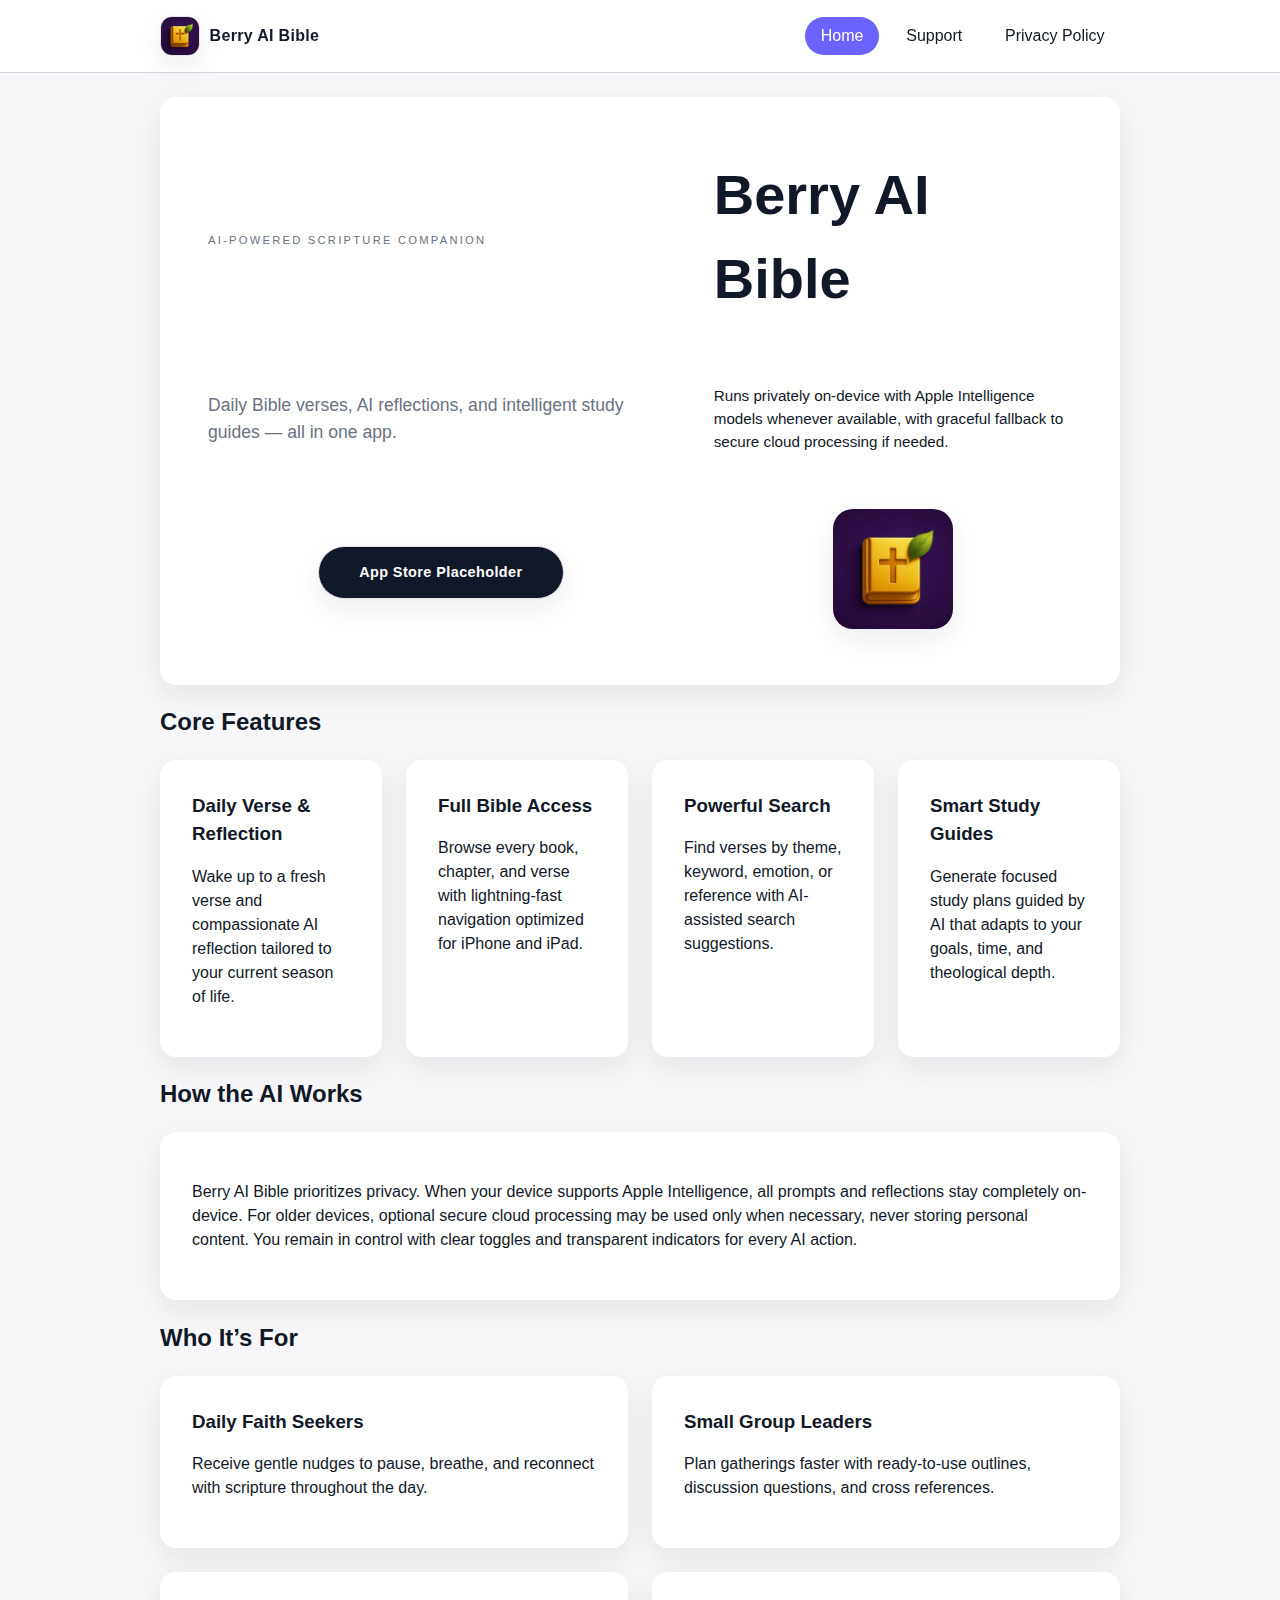
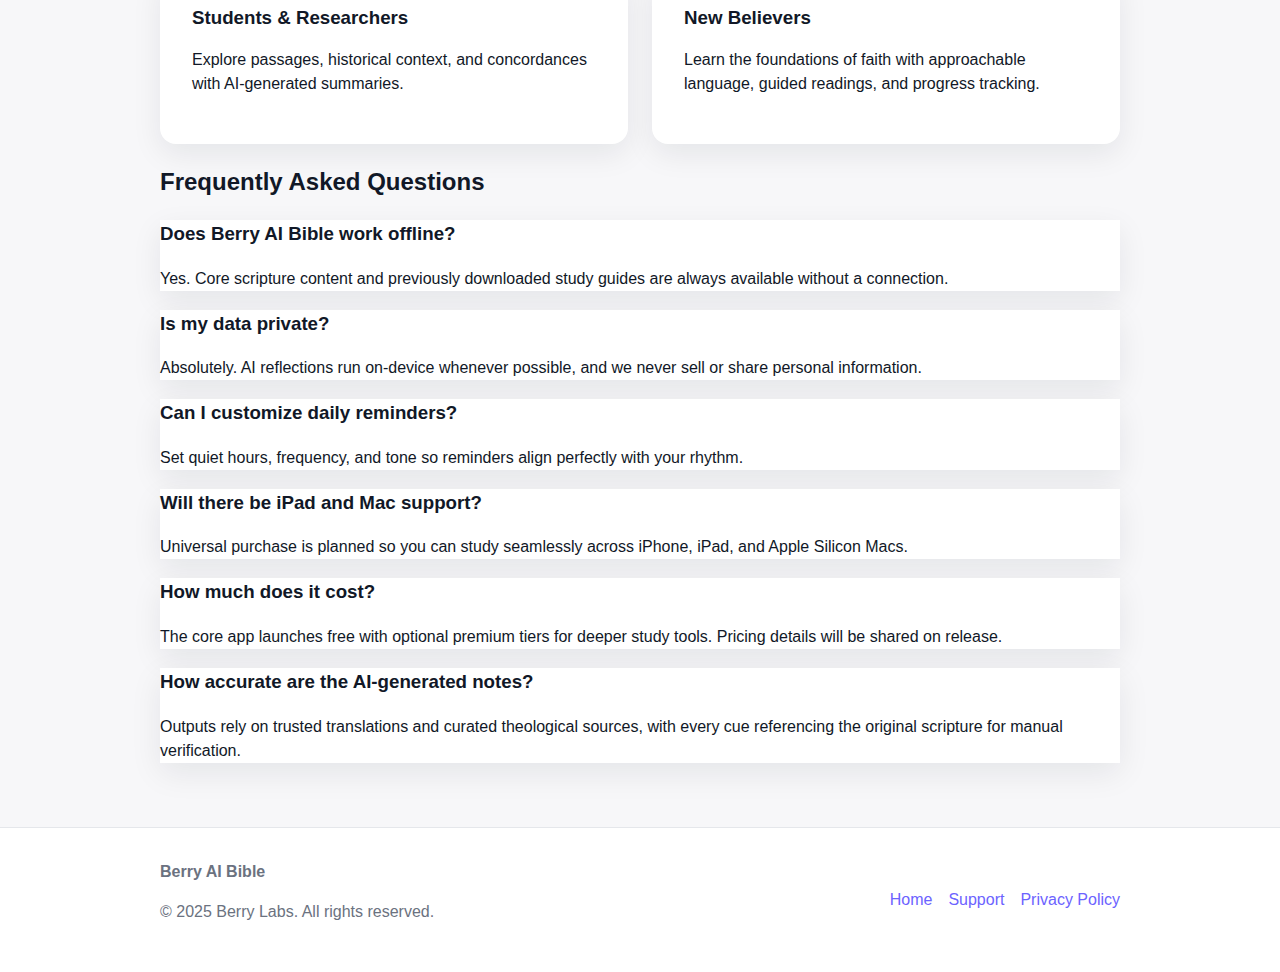
<file: index.html>
<!DOCTYPE html>
<html lang="en">
<head>
    <meta charset="UTF-8">
    <meta name="viewport" content="width=device-width, initial-scale=1.0">
    <title>Berry AI Bible – AI-powered daily scripture and study</title>
    <link rel="stylesheet" href="assets/css/styles.css">
</head>
<body>
    <header class="site-header">
        <div class="container nav-wrapper">
            <div class="brand">
                <img src="assets/img/app-icon.png" 
                     alt="Berry AI Bible icon"
                     class="brand-icon app-icon app-icon--dark">
            
                <img src="assets/img/app-icon-light.png" 
                     alt="Berry AI Bible icon (dark mode)"
                     class="brand-icon app-icon app-icon--light">
            
                <span>Berry AI Bible</span>
            </div>
            <nav class="site-nav">
                <a href="index.html" class="active">Home</a>
                <a href="support.html">Support</a>
                <a href="privacy.html">Privacy Policy</a>
            </nav>
        </div>
    </header>

    <main>
        <section class="hero container">
            <p class="eyebrow">AI-powered scripture companion</p>
            <h1>Berry AI Bible</h1>
            <p class="tagline">Daily Bible verses, AI reflections, and intelligent study guides — all in one app.</p>
            <p class="note">Runs privately on-device with Apple Intelligence models whenever available, with graceful fallback to secure cloud processing if needed.</p>
            <div class="hero-actions">
                <a href="#" class="app-store-badge" aria-label="Download on the App Store (coming soon)">App Store Placeholder</a>
            </div>
            <div class="hero-image">
                <img src="assets/img/app-icon.png"
                     alt="Berry AI Bible app icon"
                     class="hero-app-icon app-icon--dark">
            
                <img src="assets/img/app-icon-light.png"
                     alt="Berry AI Bible app icon (dark mode)"
                     class="hero-app-icon app-icon--light">
            </div>
        </section>

        <section class="features container">
            <h2>Core Features</h2>
            <div class="grid">
                <article class="card">
                    <h3>Daily Verse & Reflection</h3>
                    <p>Wake up to a fresh verse and compassionate AI reflection tailored to your current season of life.</p>
                </article>
                <article class="card">
                    <h3>Full Bible Access</h3>
                    <p>Browse every book, chapter, and verse with lightning-fast navigation optimized for iPhone and iPad.</p>
                </article>
                <article class="card">
                    <h3>Powerful Search</h3>
                    <p>Find verses by theme, keyword, emotion, or reference with AI-assisted search suggestions.</p>
                </article>
                <article class="card">
                    <h3>Smart Study Guides</h3>
                    <p>Generate focused study plans guided by AI that adapts to your goals, time, and theological depth.</p>
                </article>
            </div>
        </section>

        <section class="how-it-works container">
            <h2>How the AI Works</h2>
            <div class="card">
                <p>Berry AI Bible prioritizes privacy. When your device supports Apple Intelligence, all prompts and reflections stay completely on-device. For older devices, optional secure cloud processing may be used only when necessary, never storing personal content. You remain in control with clear toggles and transparent indicators for every AI action.</p>
            </div>
        </section>

        <section class="audience container">
            <h2>Who It’s For</h2>
            <div class="grid two-col">
                <article class="card">
                    <h3>Daily Faith Seekers</h3>
                    <p>Receive gentle nudges to pause, breathe, and reconnect with scripture throughout the day.</p>
                </article>
                <article class="card">
                    <h3>Small Group Leaders</h3>
                    <p>Plan gatherings faster with ready-to-use outlines, discussion questions, and cross references.</p>
                </article>
                <article class="card">
                    <h3>Students & Researchers</h3>
                    <p>Explore passages, historical context, and concordances with AI-generated summaries.</p>
                </article>
                <article class="card">
                    <h3>New Believers</h3>
                    <p>Learn the foundations of faith with approachable language, guided readings, and progress tracking.</p>
                </article>
            </div>
        </section>

        <section class="faq container">
            <h2>Frequently Asked Questions</h2>
            <div class="accordion">
                <article class="faq-item">
                    <h3>Does Berry AI Bible work offline?</h3>
                    <p>Yes. Core scripture content and previously downloaded study guides are always available without a connection.</p>
                </article>
                <article class="faq-item">
                    <h3>Is my data private?</h3>
                    <p>Absolutely. AI reflections run on-device whenever possible, and we never sell or share personal information.</p>
                </article>
                <article class="faq-item">
                    <h3>Can I customize daily reminders?</h3>
                    <p>Set quiet hours, frequency, and tone so reminders align perfectly with your rhythm.</p>
                </article>
                <article class="faq-item">
                    <h3>Will there be iPad and Mac support?</h3>
                    <p>Universal purchase is planned so you can study seamlessly across iPhone, iPad, and Apple Silicon Macs.</p>
                </article>
                <article class="faq-item">
                    <h3>How much does it cost?</h3>
                    <p>The core app launches free with optional premium tiers for deeper study tools. Pricing details will be shared on release.</p>
                </article>
                <article class="faq-item">
                    <h3>How accurate are the AI-generated notes?</h3>
                    <p>Outputs rely on trusted translations and curated theological sources, with every cue referencing the original scripture for manual verification.</p>
                </article>
            </div>
        </section>
    </main>

    <footer class="site-footer">
        <div class="container footer-content">
            <div>
                <strong>Berry AI Bible</strong>
                <p>© <span id="year">2025</span> Berry Labs. All rights reserved.</p>
            </div>
            <div class="footer-links">
                <a href="index.html">Home</a>
                <a href="support.html">Support</a>
                <a href="privacy.html">Privacy Policy</a>
            </div>
        </div>
    </footer>
</body>
</html>
</file>
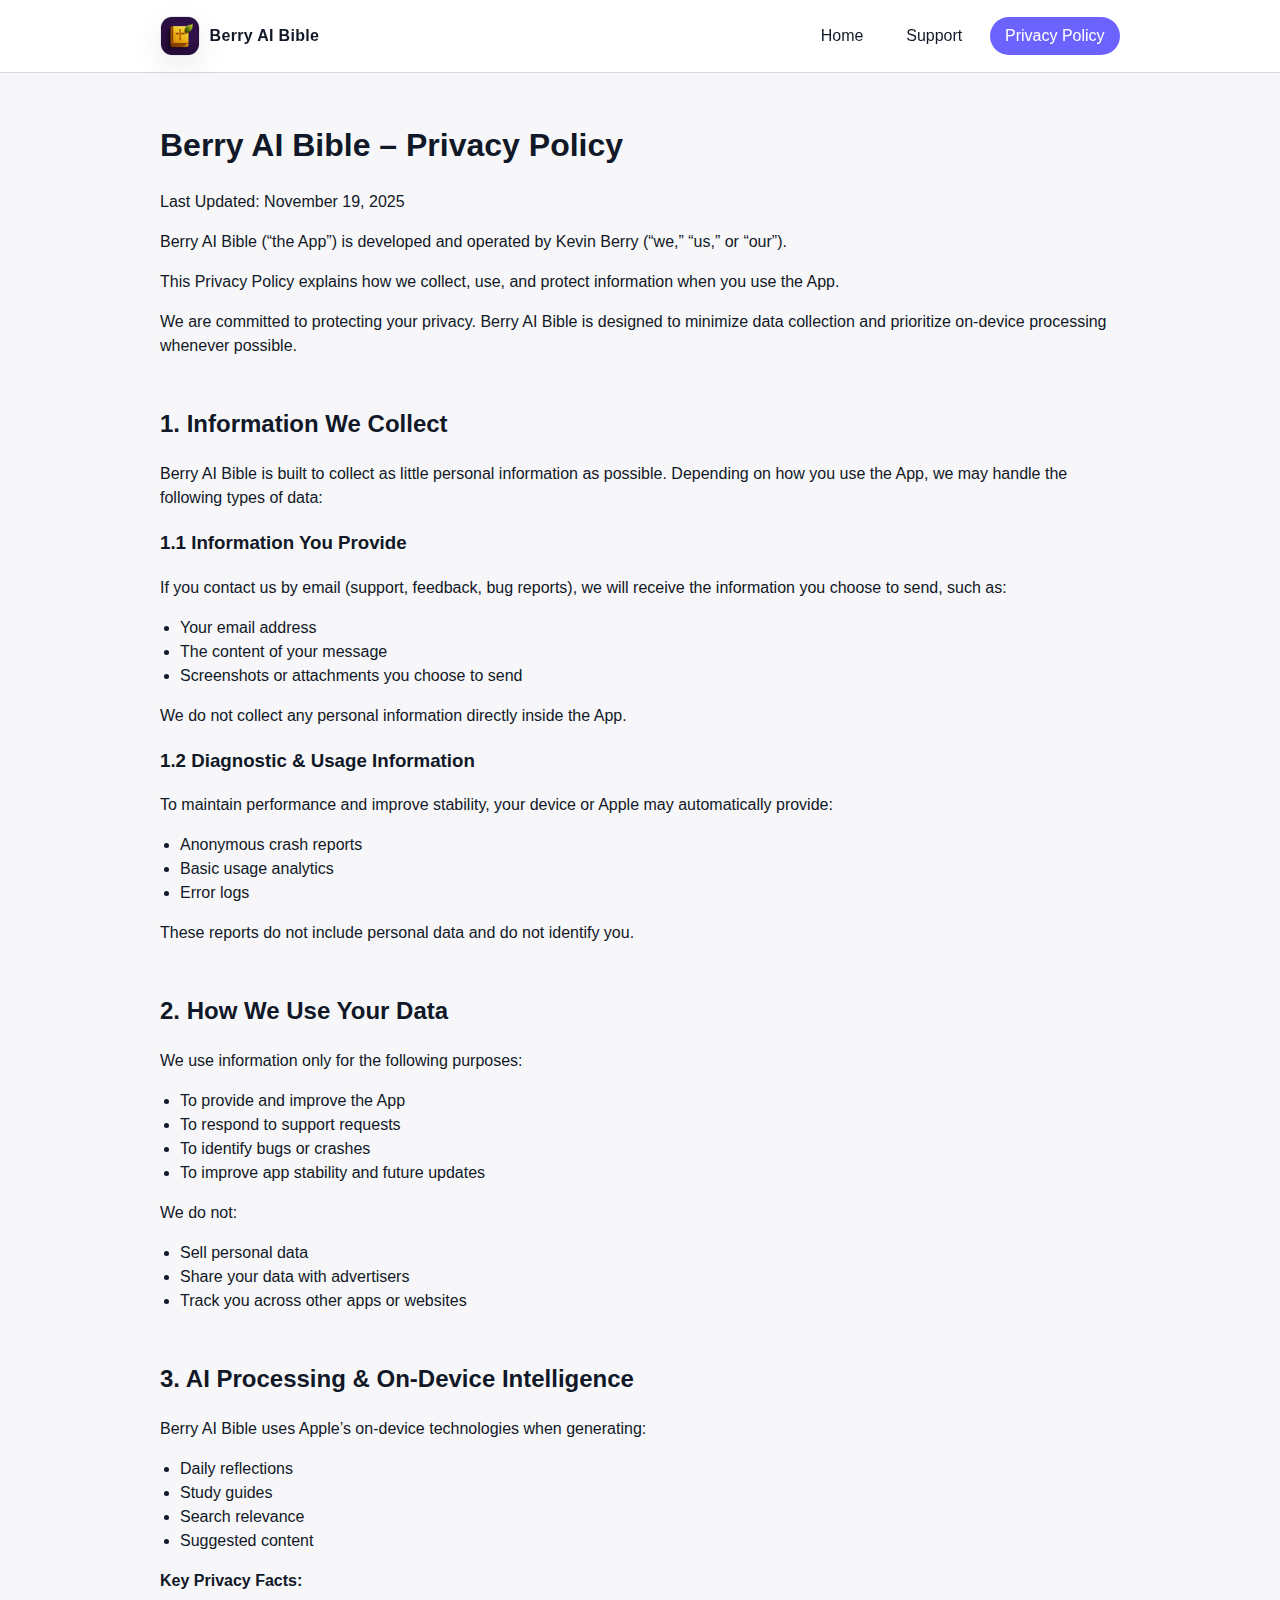
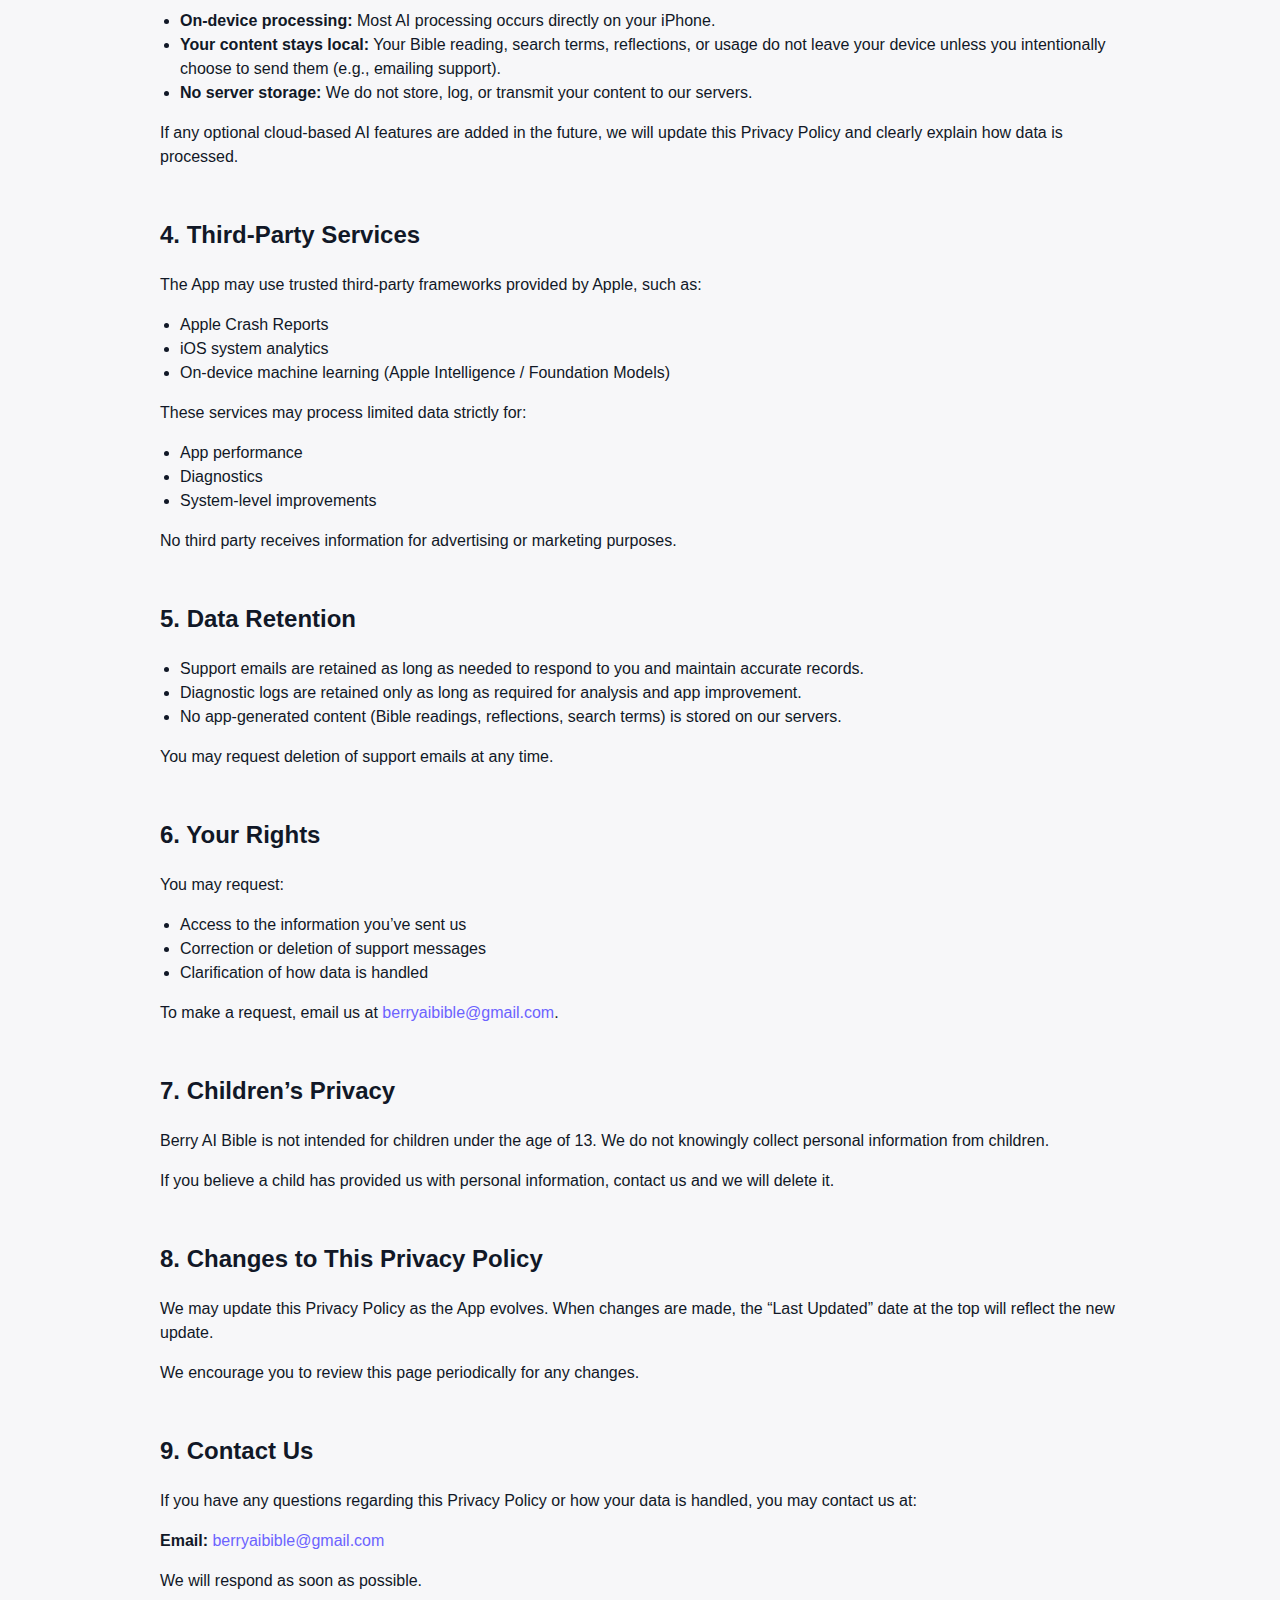
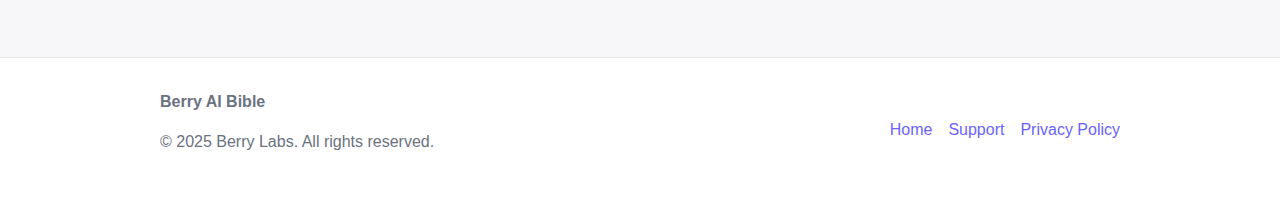
<file: privacy.html>
<!DOCTYPE html>
<html lang="en">
<head>
    <meta charset="UTF-8">
    <meta name="viewport" content="width=device-width, initial-scale=1.0">
    <title>Berry AI Bible Privacy Policy</title>
    <link rel="stylesheet" href="assets/css/styles.css">
</head>
<body>
    <header class="site-header">
        <div class="container nav-wrapper">
            <div class="brand">
                <img src="assets/img/app-icon.png" 
                     alt="Berry AI Bible icon"
                     class="brand-icon app-icon app-icon--dark">
            
                <img src="assets/img/app-icon-light.png" 
                     alt="Berry AI Bible icon (dark mode)"
                     class="brand-icon app-icon--light">
            
                <span>Berry AI Bible</span>
            </div>
            <nav class="site-nav">
                <a href="index.html">Home</a>
                <a href="support.html">Support</a>
                <a href="privacy.html" class="active">Privacy Policy</a>
            </nav>
        </div>
    </header>

    <main class="container page-content">
        <section>
            <h1>Berry AI Bible – Privacy Policy</h1>
            <p>Last Updated: November 19, 2025</p>
            <p>Berry AI Bible (“the App”) is developed and operated by Kevin Berry (“we,” “us,” or “our”).</p>
            <p>This Privacy Policy explains how we collect, use, and protect information when you use the App.</p>
            <p>We are committed to protecting your privacy. Berry AI Bible is designed to minimize data collection and prioritize on-device processing whenever possible.</p>
        </section>

        <section>
            <h2>1. Information We Collect</h2>
            <p>Berry AI Bible is built to collect as little personal information as possible. Depending on how you use the App, we may handle the following types of data:</p>

            <h3>1.1 Information You Provide</h3>
            <p>If you contact us by email (support, feedback, bug reports), we will receive the information you choose to send, such as:</p>
            <ul>
                <li>Your email address</li>
                <li>The content of your message</li>
                <li>Screenshots or attachments you choose to send</li>
            </ul>
            <p>We do not collect any personal information directly inside the App.</p>

            <h3>1.2 Diagnostic &amp; Usage Information</h3>
            <p>To maintain performance and improve stability, your device or Apple may automatically provide:</p>
            <ul>
                <li>Anonymous crash reports</li>
                <li>Basic usage analytics</li>
                <li>Error logs</li>
            </ul>
            <p>These reports do not include personal data and do not identify you.</p>
        </section>

        <section>
            <h2>2. How We Use Your Data</h2>
            <p>We use information only for the following purposes:</p>
            <ul>
                <li>To provide and improve the App</li>
                <li>To respond to support requests</li>
                <li>To identify bugs or crashes</li>
                <li>To improve app stability and future updates</li>
            </ul>
            <p>We do not:</p>
            <ul>
                <li>Sell personal data</li>
                <li>Share your data with advertisers</li>
                <li>Track you across other apps or websites</li>
            </ul>
        </section>

        <section>
            <h2>3. AI Processing &amp; On-Device Intelligence</h2>
            <p>Berry AI Bible uses Apple’s on-device technologies when generating:</p>
            <ul>
                <li>Daily reflections</li>
                <li>Study guides</li>
                <li>Search relevance</li>
                <li>Suggested content</li>
            </ul>
            <div>
                <p><strong>Key Privacy Facts:</strong></p>
                <ul>
                    <li><strong>On-device processing:</strong> Most AI processing occurs directly on your iPhone.</li>
                    <li><strong>Your content stays local:</strong> Your Bible reading, search terms, reflections, or usage do not leave your device unless you intentionally choose to send them (e.g., emailing support).</li>
                    <li><strong>No server storage:</strong> We do not store, log, or transmit your content to our servers.</li>
                </ul>
            </div>
            <p>If any optional cloud-based AI features are added in the future, we will update this Privacy Policy and clearly explain how data is processed.</p>
        </section>

        <section>
            <h2>4. Third-Party Services</h2>
            <p>The App may use trusted third-party frameworks provided by Apple, such as:</p>
            <ul>
                <li>Apple Crash Reports</li>
                <li>iOS system analytics</li>
                <li>On-device machine learning (Apple Intelligence / Foundation Models)</li>
            </ul>
            <p>These services may process limited data strictly for:</p>
            <ul>
                <li>App performance</li>
                <li>Diagnostics</li>
                <li>System-level improvements</li>
            </ul>
            <p>No third party receives information for advertising or marketing purposes.</p>
        </section>

        <section>
            <h2>5. Data Retention</h2>
            <ul>
                <li>Support emails are retained as long as needed to respond to you and maintain accurate records.</li>
                <li>Diagnostic logs are retained only as long as required for analysis and app improvement.</li>
                <li>No app-generated content (Bible readings, reflections, search terms) is stored on our servers.</li>
            </ul>
            <p>You may request deletion of support emails at any time.</p>
        </section>

        <section>
            <h2>6. Your Rights</h2>
            <p>You may request:</p>
            <ul>
                <li>Access to the information you’ve sent us</li>
                <li>Correction or deletion of support messages</li>
                <li>Clarification of how data is handled</li>
            </ul>
            <p>To make a request, email us at <a href="mailto:berryaibible@gmail.com">berryaibible@gmail.com</a>.</p>
        </section>

        <section>
            <h2>7. Children’s Privacy</h2>
            <p>Berry AI Bible is not intended for children under the age of 13. We do not knowingly collect personal information from children.</p>
            <p>If you believe a child has provided us with personal information, contact us and we will delete it.</p>
        </section>

        <section>
            <h2>8. Changes to This Privacy Policy</h2>
            <p>We may update this Privacy Policy as the App evolves. When changes are made, the “Last Updated” date at the top will reflect the new update.</p>
            <p>We encourage you to review this page periodically for any changes.</p>
        </section>

        <section>
            <h2>9. Contact Us</h2>
            <p>If you have any questions regarding this Privacy Policy or how your data is handled, you may contact us at:</p>
            <p><strong>Email:</strong> <a href="mailto:berryaibible@gmail.com">berryaibible@gmail.com</a></p>
            <p>We will respond as soon as possible.</p>
        </section>
    </main>

    <footer class="site-footer">
        <div class="container footer-content">
            <div>
                <strong>Berry AI Bible</strong>
                <p>© <span id="year">2025</span> Berry Labs. All rights reserved.</p>
            </div>
            <div class="footer-links">
                <a href="index.html">Home</a>
                <a href="support.html">Support</a>
                <a href="privacy.html">Privacy Policy</a>
            </div>
        </div>
    </footer>
</body>
</html>
</file>
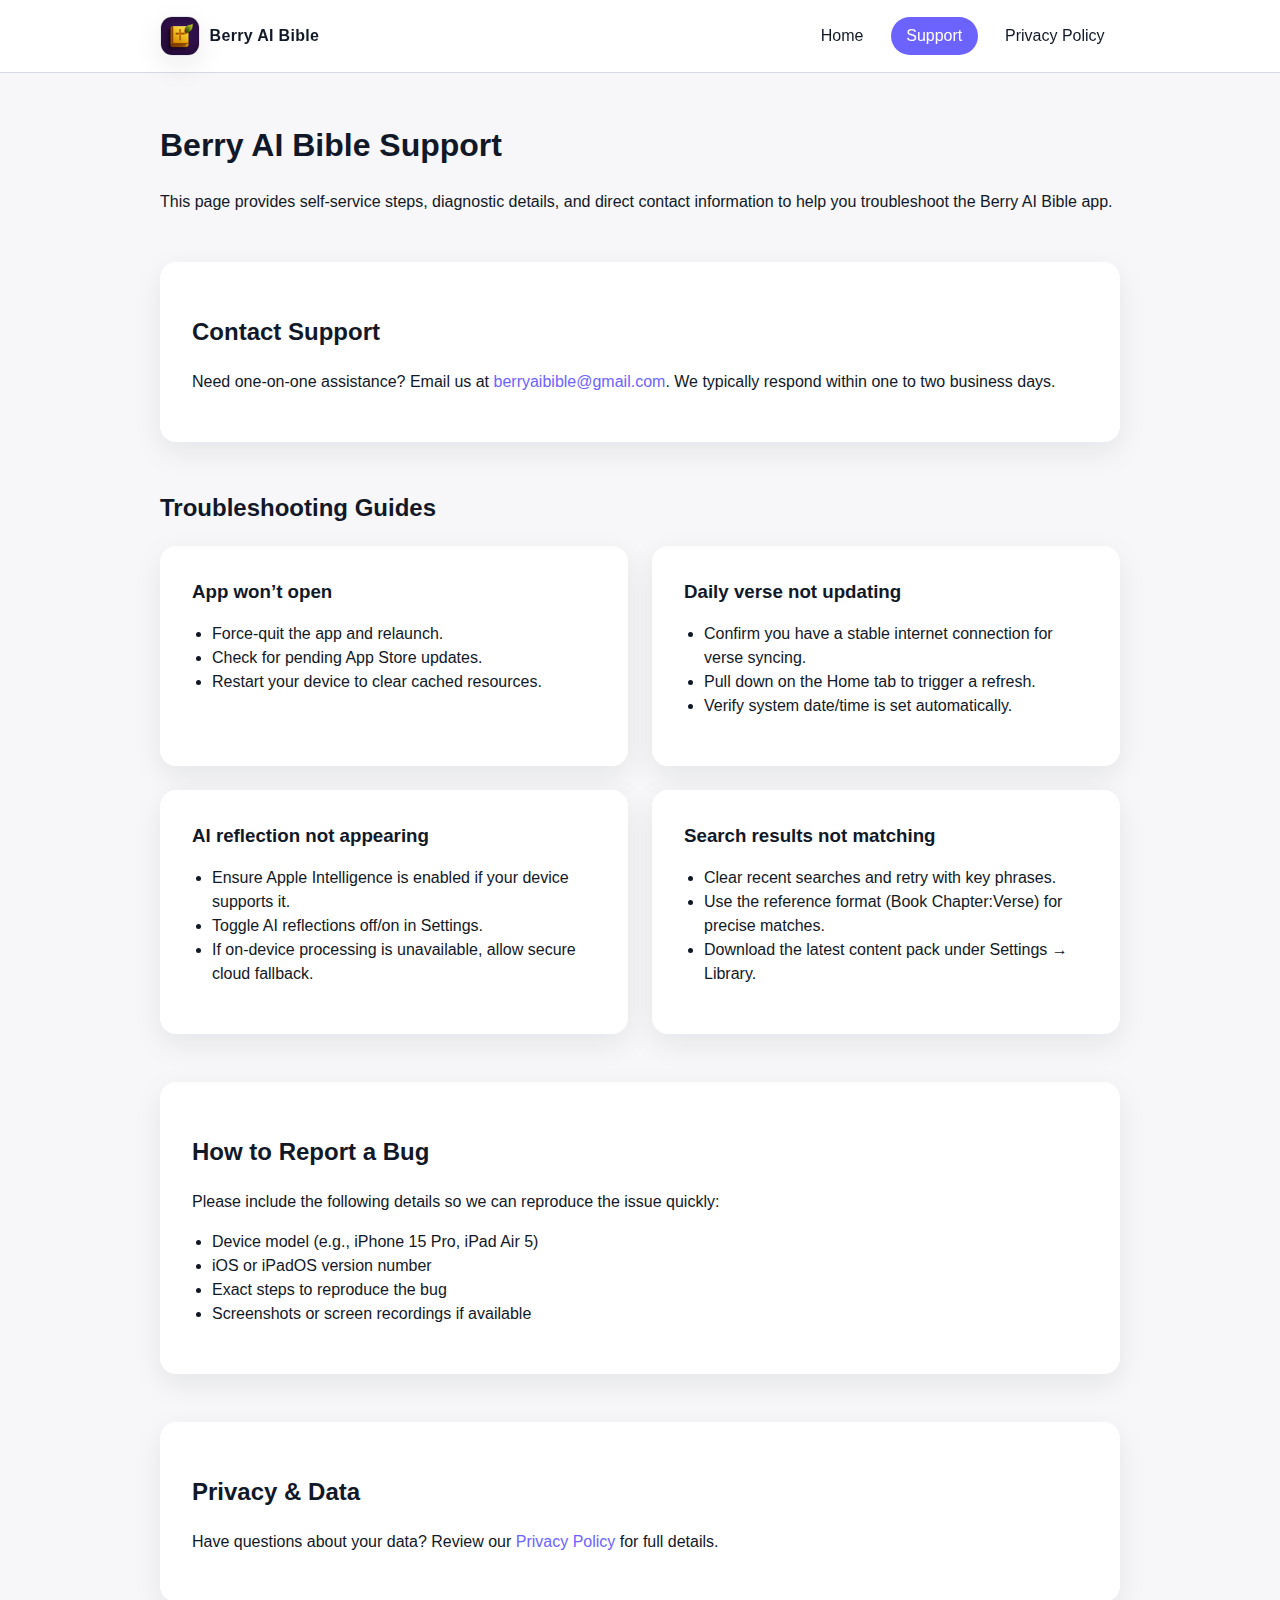
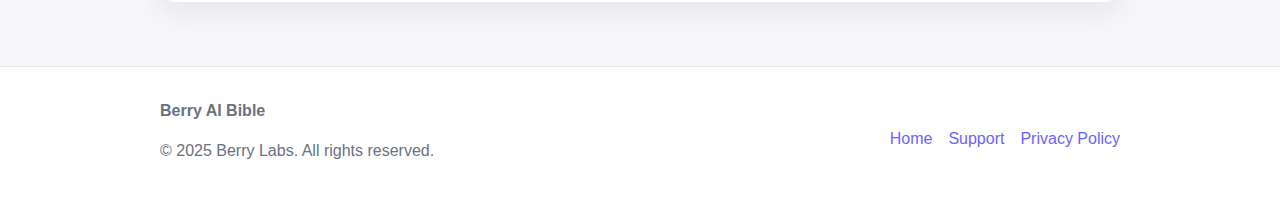
<file: support.html>
<!DOCTYPE html>
<html lang="en">
<head>
    <meta charset="UTF-8">
    <meta name="viewport" content="width=device-width, initial-scale=1.0">
    <title>Berry AI Bible Support</title>
    <link rel="stylesheet" href="assets/css/styles.css">
</head>
<body>
    <header class="site-header">
        <div class="container nav-wrapper">
            <div class="brand">
                <img src="assets/img/app-icon.png" 
                     alt="Berry AI Bible icon"
                     class="brand-icon app-icon app-icon--dark">
            
                <img src="assets/img/app-icon-light.png" 
                     alt="Berry AI Bible icon (dark mode)"
                     class="brand-icon app-icon app-icon--light">
            
                <span>Berry AI Bible</span>
            </div>
            <nav class="site-nav">
                <a href="index.html">Home</a>
                <a href="support.html" class="active">Support</a>
                <a href="privacy.html">Privacy Policy</a>
            </nav>
        </div>
    </header>

    <main class="container page-content">
        <section>
            <h1>Berry AI Bible Support</h1>
            <p>This page provides self-service steps, diagnostic details, and direct contact information to help you troubleshoot the Berry AI Bible app.</p>
        </section>

        <section class="card">
            <h2>Contact Support</h2>
            <p>Need one-on-one assistance? Email us at <a href="mailto:berryaibible@gmail.com">berryaibible@gmail.com</a>. We typically respond within one to two business days.</p>
        </section>

        <section>
            <h2>Troubleshooting Guides</h2>
            <div class="card-list">
                <article class="card">
                    <h3>App won’t open</h3>
                    <ul>
                        <li>Force-quit the app and relaunch.</li>
                        <li>Check for pending App Store updates.</li>
                        <li>Restart your device to clear cached resources.</li>
                    </ul>
                </article>
                <article class="card">
                    <h3>Daily verse not updating</h3>
                    <ul>
                        <li>Confirm you have a stable internet connection for verse syncing.</li>
                        <li>Pull down on the Home tab to trigger a refresh.</li>
                        <li>Verify system date/time is set automatically.</li>
                    </ul>
                </article>
                <article class="card">
                    <h3>AI reflection not appearing</h3>
                    <ul>
                        <li>Ensure Apple Intelligence is enabled if your device supports it.</li>
                        <li>Toggle AI reflections off/on in Settings.</li>
                        <li>If on-device processing is unavailable, allow secure cloud fallback.</li>
                    </ul>
                </article>
                <article class="card">
                    <h3>Search results not matching</h3>
                    <ul>
                        <li>Clear recent searches and retry with key phrases.</li>
                        <li>Use the reference format (Book Chapter:Verse) for precise matches.</li>
                        <li>Download the latest content pack under Settings → Library.</li>
                    </ul>
                </article>
            </div>
        </section>

        <section class="card">
            <h2>How to Report a Bug</h2>
            <p>Please include the following details so we can reproduce the issue quickly:</p>
            <ul>
                <li>Device model (e.g., iPhone 15 Pro, iPad Air 5)</li>
                <li>iOS or iPadOS version number</li>
                <li>Exact steps to reproduce the bug</li>
                <li>Screenshots or screen recordings if available</li>
            </ul>
        </section>

        <section class="card">
            <h2>Privacy & Data</h2>
            <p>Have questions about your data? Review our <a href="privacy.html">Privacy Policy</a> for full details.</p>
        </section>
    </main>

    <footer class="site-footer">
        <div class="container footer-content">
            <div>
                <strong>Berry AI Bible</strong>
                <p>© <span id="year">2025</span> Berry Labs. All rights reserved.</p>
            </div>
            <div class="footer-links">
                <a href="index.html">Home</a>
                <a href="support.html">Support</a>
                <a href="privacy.html">Privacy Policy</a>
            </div>
        </div>
    </footer>
</body>
</html>
</file>
<file: assets/css/styles.css>
:root {
    /* System hint */
    color-scheme: light;

    /* Typography */
    font-family: -apple-system, BlinkMacSystemFont, "Segoe UI", Roboto, "Helvetica Neue", Arial, sans-serif;
    line-height: 1.5;

    /* Light theme palette */
    --bg: #f7f7f9;
    --bg-elevated: #fdfdff;
    --surface: #ffffff;
    --surface-soft: #f3f4ff;
    --text: #111827;
    --muted: #6b7280;
    --accent: #6c63ff;
    --accent-soft: #e0e0ff;
    --accent-dark: #4b45c2;
    --border: #e5e7eb;

    /* Layout & depth */
    --radius: 16px;
    --nav-radius: 999px;
    --shadow-soft: 0 18px 45px rgba(15, 23, 42, 0.08);
    --shadow: 0 10px 30px rgba(15, 23, 42, 0.08);

    /* Header / footer */
    --nav-bg: rgba(255, 255, 255, 0.9);
    --nav-border: rgba(148, 163, 184, 0.4);
    --hero-bg: linear-gradient(135deg, #f9fafb, #eef2ff);
    --footer-bg: #ffffff;
}

/* Dark mode theme */
@media (prefers-color-scheme: dark) {
    :root {
        color-scheme: dark;

        --bg: #050509;
        --bg-elevated: #0b0b14;
        --surface: #101018;
        --surface-soft: #151526;
        --text: #e5e7ff;
        --muted: #9ca3c7;
        --accent: #c4b5ff;
        --accent-soft: rgba(129, 140, 248, 0.15);
        --accent-dark: #a78bfa;
        --border: #27273a;

        --shadow-soft: 0 22px 60px rgba(0, 0, 0, 0.7);
        --shadow: 0 18px 45px rgba(0, 0, 0, 0.65);

        --nav-bg: rgba(10, 10, 20, 0.9);
        --nav-border: rgba(75, 85, 99, 0.7);
        --hero-bg: radial-gradient(circle at top left, #1f2937, #020617);
        --footer-bg: #020617;
    }
}

/* Global reset-ish */
* {
    box-sizing: border-box;
}

body {
    margin: 0;
    background: var(--bg);
    color: var(--text);
}

/* Media */
img {
    max-width: 100%;
    height: auto;
    display: block;
}

/* Links */
a {
    color: var(--accent);
    text-decoration: none;
    transition: color 0.15s ease, opacity 0.15s ease;
}

a:hover,
a:focus-visible {
    text-decoration: underline;
}

/* Layout container */
.container {
    width: min(960px, 100% - 2rem);
    margin: 0 auto;
}

/* Header / nav */
.site-header {
    position: sticky;
    top: 0;
    z-index: 20;
    backdrop-filter: blur(18px);
    -webkit-backdrop-filter: blur(18px);
    background: var(--nav-bg);
    border-bottom: 1px solid var(--nav-border);
}

.nav-wrapper {
    display: flex;
    align-items: center;
    justify-content: space-between;
    padding: 0.85rem 0;
    gap: 1rem;
}

.brand {
    display: flex;
    align-items: center;
    gap: 0.6rem;
    font-weight: 600;
    letter-spacing: 0.02em;
}

.brand-icon {
    width: 40px;
    height: 40px;
    border-radius: 12px;
    border: 1px solid var(--border);
    box-shadow: var(--shadow);
    overflow: hidden;
}

/* Nav links */
.site-nav {
    display: flex;
    gap: 0.75rem;
    font-weight: 500;
}

.site-nav a {
    color: var(--text);
    padding: 0.35rem 0.9rem;
    border-radius: 999px;
    border: 1px solid transparent;
    background: transparent;
    transition: background-color 0.15s ease, border-color 0.15s ease, color 0.15s ease;
}

.site-nav a:hover {
    background: var(--accent-soft);
    border-color: var(--border);
}

.site-nav a.active {
    color: #ffffff;
    background: var(--accent);
    border-color: transparent;
    text-decoration: none;
}

/* Hero */
.hero {
    margin-top: 1.5rem;
    padding: 3.5rem 1.5rem;
    background: var(--hero-bg);
    border-radius: 24px;
    box-shadow: var(--shadow-soft);
    text-align: center;
}

.hero .eyebrow {
    text-transform: uppercase;
    letter-spacing: 0.2em;
    font-size: 0.7rem;
    color: var(--muted);
    margin-bottom: 0.75rem;
}

.hero h1 {
    font-size: clamp(2.4rem, 6vw, 3.5rem);
    margin: 0 0 0.5rem;
}

.hero .tagline {
    font-size: 1.1rem;
    color: var(--muted);
    max-width: 32rem;
    margin: 0 auto;
}

.hero .note {
    margin-top: 1rem;
    color: var(--text);
    font-size: 0.95rem;
}

/* Hero actions */
.hero-actions {
    margin: 2rem 0 1.5rem;
    display: flex;
    flex-wrap: wrap;
    gap: 0.75rem;
    justify-content: center;
}

.app-store-badge {
    display: inline-flex;
    align-items: center;
    justify-content: center;
    padding: 0.9rem 2.5rem;
    border-radius: 999px;
    border: 1px solid var(--border);
    background: var(--text);
    color: #fff;
    font-weight: 600;
    letter-spacing: 0.03em;
    font-size: 0.9rem;
    box-shadow: var(--shadow);
    cursor: default;
}

.app-store-badge.secondary {
    background: transparent;
    color: var(--text);
    border-color: var(--border);
}

/* Hero image */
.hero-image {
    margin-top: 2rem;
}

/* Main layout */
main section {
    margin: 3rem 0;
}

/* Card base */
.card,
.hero,
.site-footer {
    background: var(--surface);
    border-radius: var(--radius);
    box-shadow: var(--shadow);
    padding: 2rem;
}

.card {
    background: var(--surface);
    border-radius: var(--radius);
}

/* Grids */
.features .grid,
.audience .grid {
    display: grid;
    gap: 1.5rem;
}

/* Card headings */
.card h3 {
    margin-top: 0;
    margin-bottom: 0.5rem;
}

/* Content cards */
.how-it-works .card,
.audience .card,
.faq .faq-item,
.page-content .card {
    box-shadow: var(--shadow);
    background: var(--surface);
}

/* FAQ spacing */
.faq .faq-item + .faq-item {
    margin-top: 1rem;
}

/* Lists */
.card-list {
    display: grid;
    gap: 1.5rem;
}

.page-content section {
    margin-bottom: 2rem;
}

.page-content ul {
    padding-left: 1.25rem;
}

/* Footer */
.site-footer {
    margin-top: 4rem;
    border-radius: 0;
    box-shadow: none;
    border-top: 1px solid var(--border);
    background: var(--footer-bg);
    padding: 0;
}

.footer-content {
    display: flex;
    flex-direction: column;
    gap: 1rem;
    padding: 2rem 0;
    color: var(--muted);
}

.footer-links {
    display: flex;
    flex-wrap: wrap;
    gap: 1rem;
}

/* Utility text colors */
.muted {
    color: var(--muted);
}

/* Responsive layout */
@media (min-width: 720px) {
    .nav-wrapper {
        padding: 1rem 0;
    }

    .hero {
        text-align: left;
        padding: 3.5rem 3rem;
        display: grid;
        grid-template-columns: minmax(0, 1.3fr) minmax(0, 1fr);
        gap: 2.5rem;
        align-items: center;
    }

    .hero-image {
        margin-top: 0;
        justify-self: center;
    }

    .features .grid,
    .audience .grid,
    .card-list {
        grid-template-columns: repeat(2, minmax(0, 1fr));
    }

    .audience .grid.two-col {
        grid-template-columns: repeat(2, minmax(0, 1fr));
    }

    .footer-content {
        flex-direction: row;
        justify-content: space-between;
        align-items: center;
    }
}

@media (min-width: 1024px) {
    .features .grid,
    .audience .grid {
        grid-template-columns: repeat(4, minmax(0, 1fr));
    }

    .card-list {
        grid-template-columns: repeat(2, minmax(0, 1fr));
    }
}

/* Light/Dark app icon switching */
.app-icon {
    width: 40px;
    height: 40px;
    border-radius: 12px;
}

.app-icon--light {
    display: none;
}

/* Dark Mode → show light icon instead */
@media (prefers-color-scheme: dark) {
    .app-icon--dark {
        display: none;
    }
    .app-icon--light {
        display: inline-block;
    }
}

/* Larger icon styling for hero section */
.hero-app-icon {
    width: 120px;
    height: 120px;
    border-radius: 20px;
    box-shadow: var(--shadow);
    margin: 0 auto;
}

/* FIX: App Store Button Visibility in Dark Mode */
@media (prefers-color-scheme: dark) {
    .app-store-badge {
        background: var(--surface-soft);
        border-color: var(--border);
        color: var(--text);
        box-shadow: var(--shadow);
    }

    .app-store-badge.secondary {
        background: transparent;
        border-color: var(--border);
        color: var(--accent);
    }

    .app-store-badge:hover,
    .app-store-badge:focus-visible {
        background: var(--accent-soft);
        border-color: var(--accent-dark);
        color: var(--accent-dark);
    }
}
</file>
